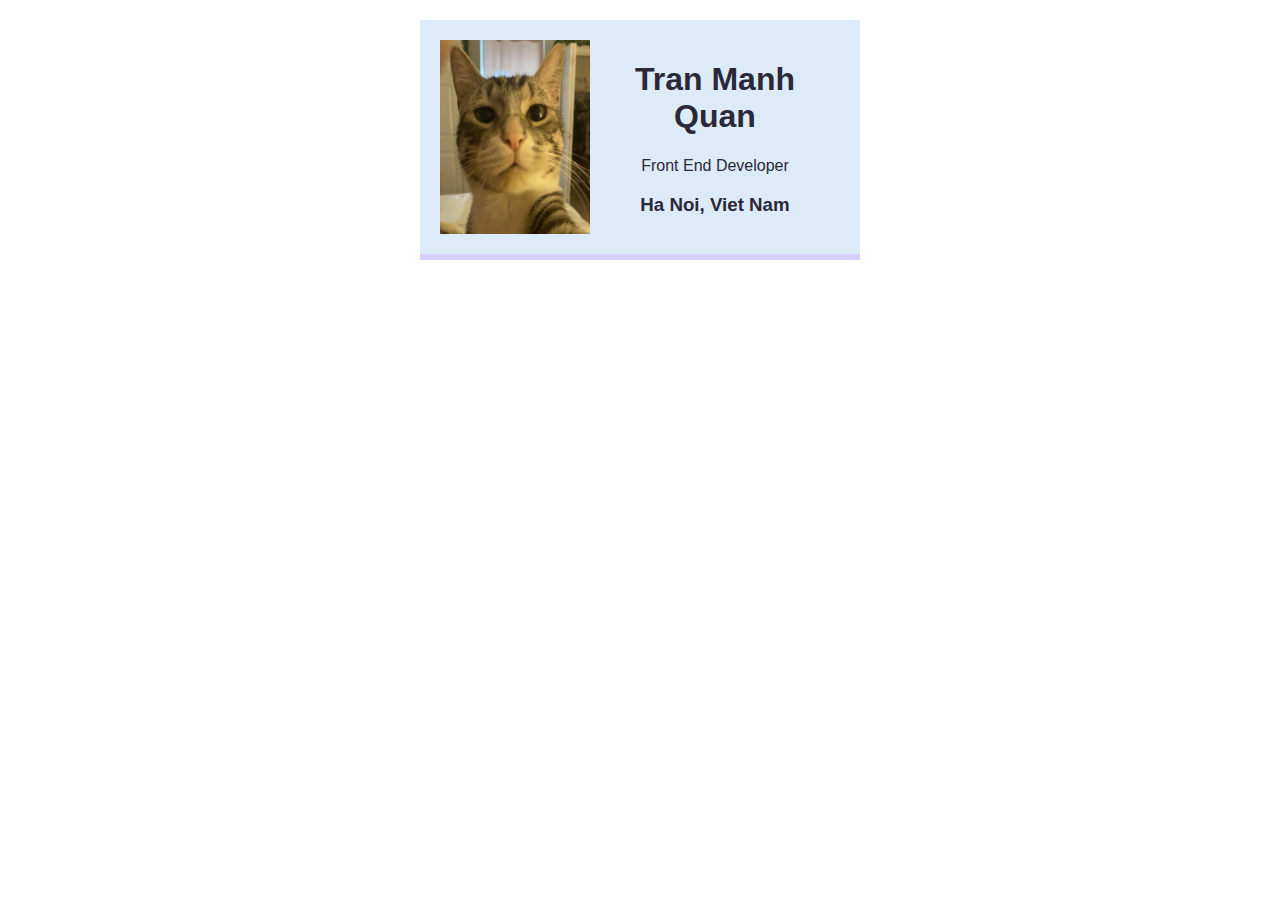
<file: FreecodeCamp/HTML+CSS/1. Business Card/index.html>
<!DOCTYPE html>
<html lang="en">

<head>
    <meta charset="UTF-8">
    <meta http-equiv="X-UA-Compatible" content="IE=edge">
    <meta name="viewport" content="width=device-width, initial-scale=1.0">
    <link rel="stylesheet" href="style.css">
    <title>My Card</title>
</head>

<body>
    <div class="myCard">
        <img class="avatar" src="./img/myavatar.jpg" alt="My Avatar">
        <div class="myInformation">
            <h1 class="myName">Tran Manh Quan</h1>
            <div class="myMajor">Front End Developer</div>
            <h3 class="myAddress">Ha Noi, Viet Nam</h3>
        </div>
    </div>
</body>

</html>
</file>
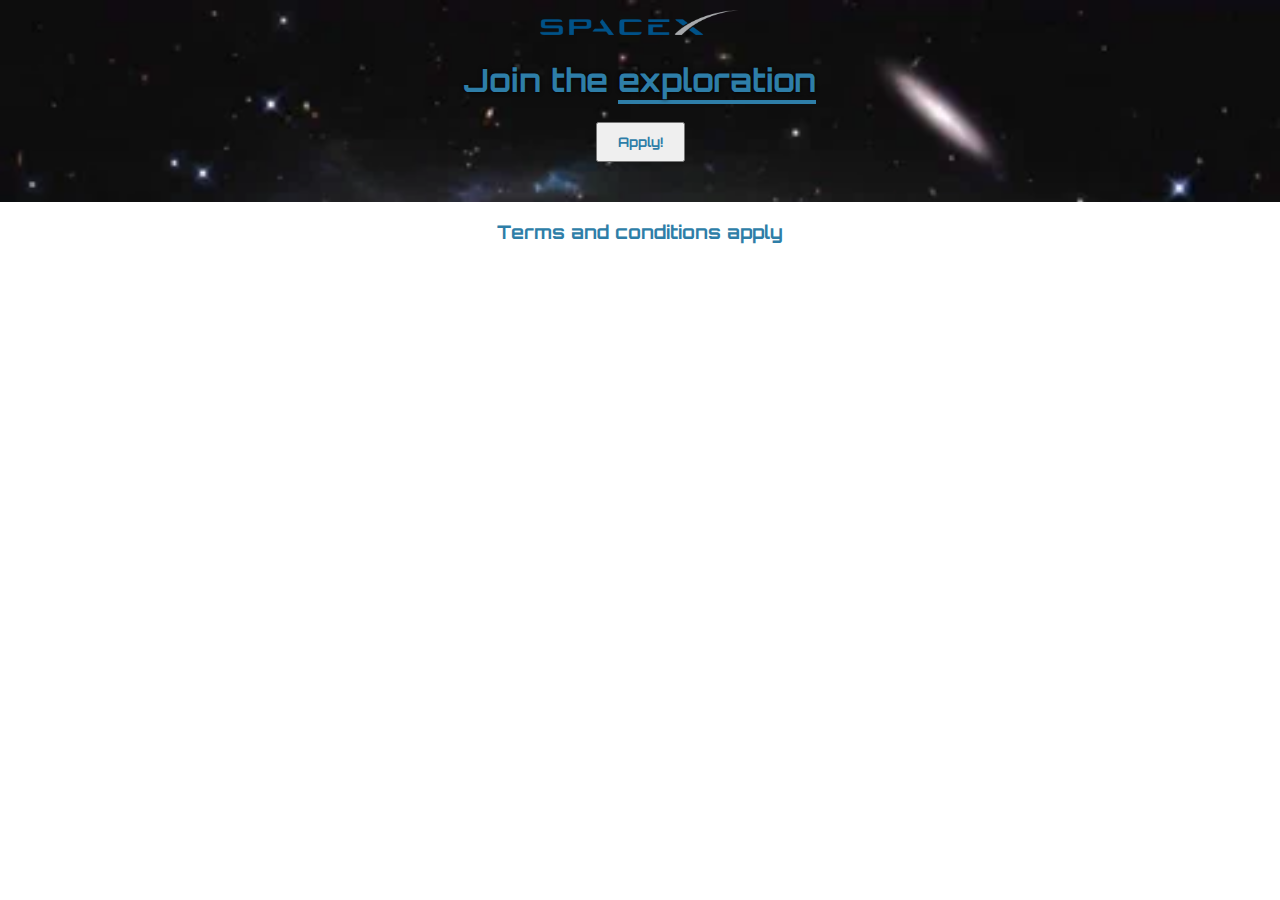
<file: FreecodeCamp/HTML+CSS/2. Space Exploration Site/index.html>
<!DOCTYPE html>
<html lang="en">

<head>
    <meta charset="UTF-8">
    <meta http-equiv="X-UA-Compatible" content="IE=edge">
    <meta name="viewport" content="width=device-width, initial-scale=1.0">
    <link rel="stylesheet" href="style.css">
    <link rel="preconnect" href="https://fonts.googleapis.com">
    <link rel="preconnect" href="https://fonts.gstatic.com" crossorigin>
    <link href="https://fonts.googleapis.com/css2?family=Orbitron&display=swap" rel="stylesheet">
    <title>Document</title>
</head>

<body>
    <div id="hero">
        <img id="main-logo" src="./img/spacex.png" alt="spaceX-logo">
        <h1 class="title">Join the <span class="underline">exploration</span></h1>
        <button class="btn">Apply!</button>
    </div>
    <h3>Terms and conditions apply</h3>
</body>

</html>
</file>
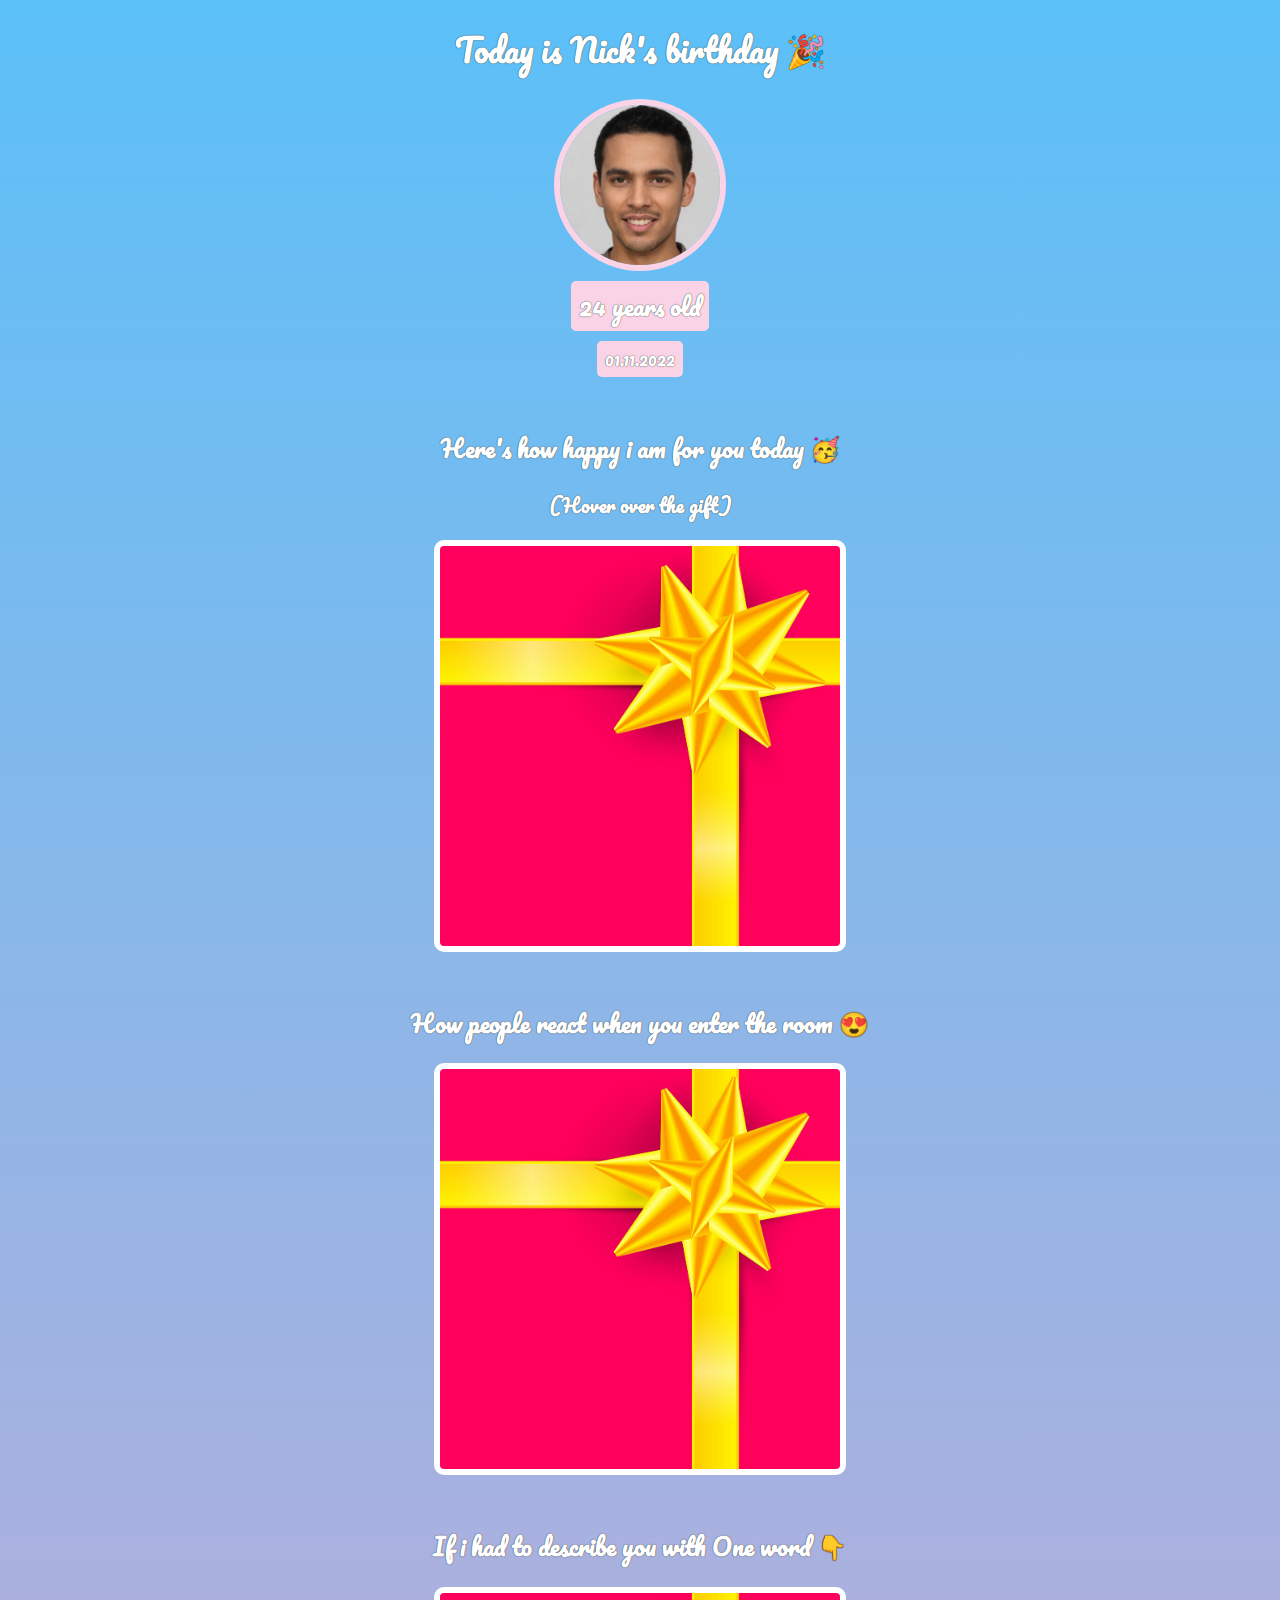
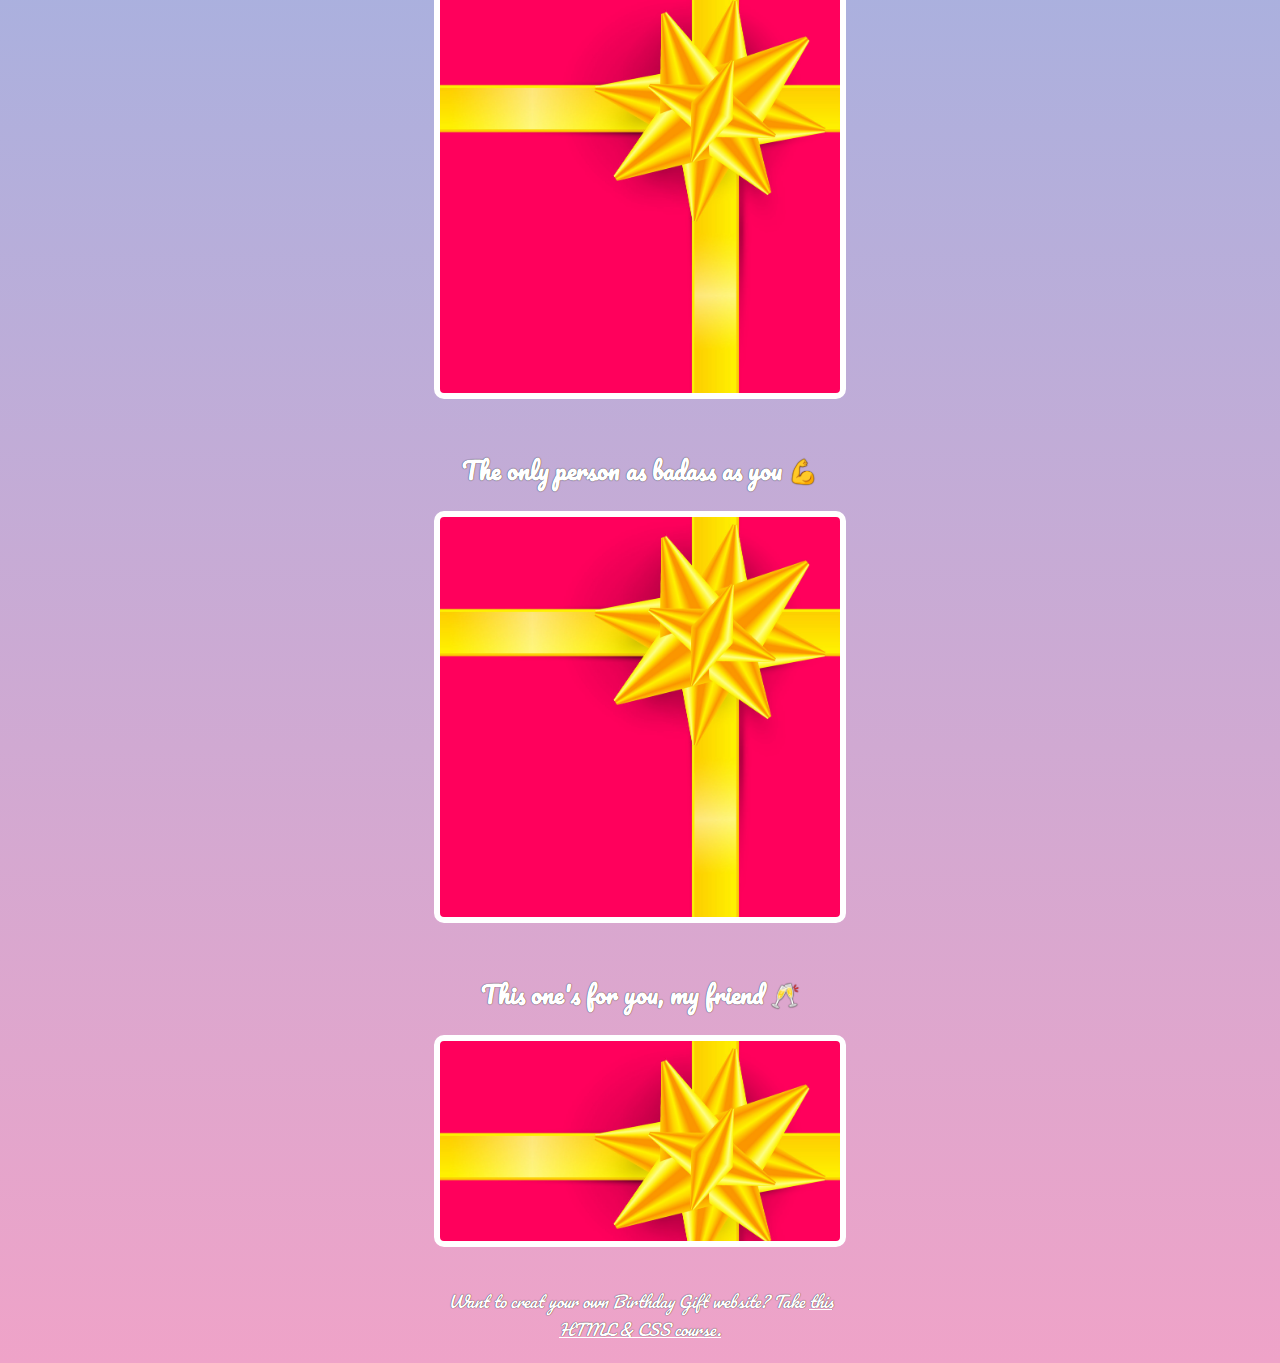
<file: FreecodeCamp/HTML+CSS/3. Birthday Gifs Site/index.html>
<!DOCTYPE html>
<html lang="en">

<head>
    <meta charset="UTF-8">
    <meta http-equiv="X-UA-Compatible" content="IE=edge">
    <meta name="viewport" content="width=device-width, initial-scale=1.0">
    <link rel="preconnect" href="https://fonts.googleapis.com">
    <link rel="preconnect" href="https://fonts.gstatic.com" crossorigin>
    <link href="https://fonts.googleapis.com/css2?family=Pacifico&display=swap" rel="stylesheet">
    <link rel="stylesheet" href="style.css">
    <title>Birthday Gifs Site</title>
</head>

<body>
    <div id="header">
        <h1 >Today is Nick's birthday 🎉</h1>
        <img id="nick" src="./img/nick.jpg" alt="nick">
        <h2 id="bday-age">24 years old</h2>
        <h4 id="bday-date">01.11.2022</h4>
    </div>
    <div class="gift-section">
        <h2 class="gift-title">Here's how happy i am for you today 🥳</h2>
        <h3 class="gift-hint">(Hover over the gift)</h3>
        <div class="gift-img" id="gift-img-happy"></div>
        </div>
    </div>
    <div class="gift-section">
        <h2 class="gift-title">How people react when you enter the room 😍</h2>
        <div class="gift-img" id="gift-img-hot"></div>
        </div>
    </div>
    <div class="gift-section">
        <h2 class="gift-title">If i had to describe you with One word 👇</h2>
        <div class="gift-img" id="gift-img-genius"></div>
        </div>
    </div>
    <div class="gift-section">
        <h2 class="gift-title">The only person as badass as you 💪</h2>
        <div class="gift-img" id="gift-img-badass"></div>
        </div>
    </div>
    <div class="gift-section">
        <h2 class="gift-title">This one's for you, my friend 🥂</h2>
        <div class="gift-img" id="gift-img-cheers"></div>
        </div>
    </div>
    <p id="footer">Want to creat your own Birthday Gift website? Take <a href="https://scrimba.com/learn/htmlandcss" target="_blank">this HTML & CSS course.</a></p>
</body>

</html>
</file>
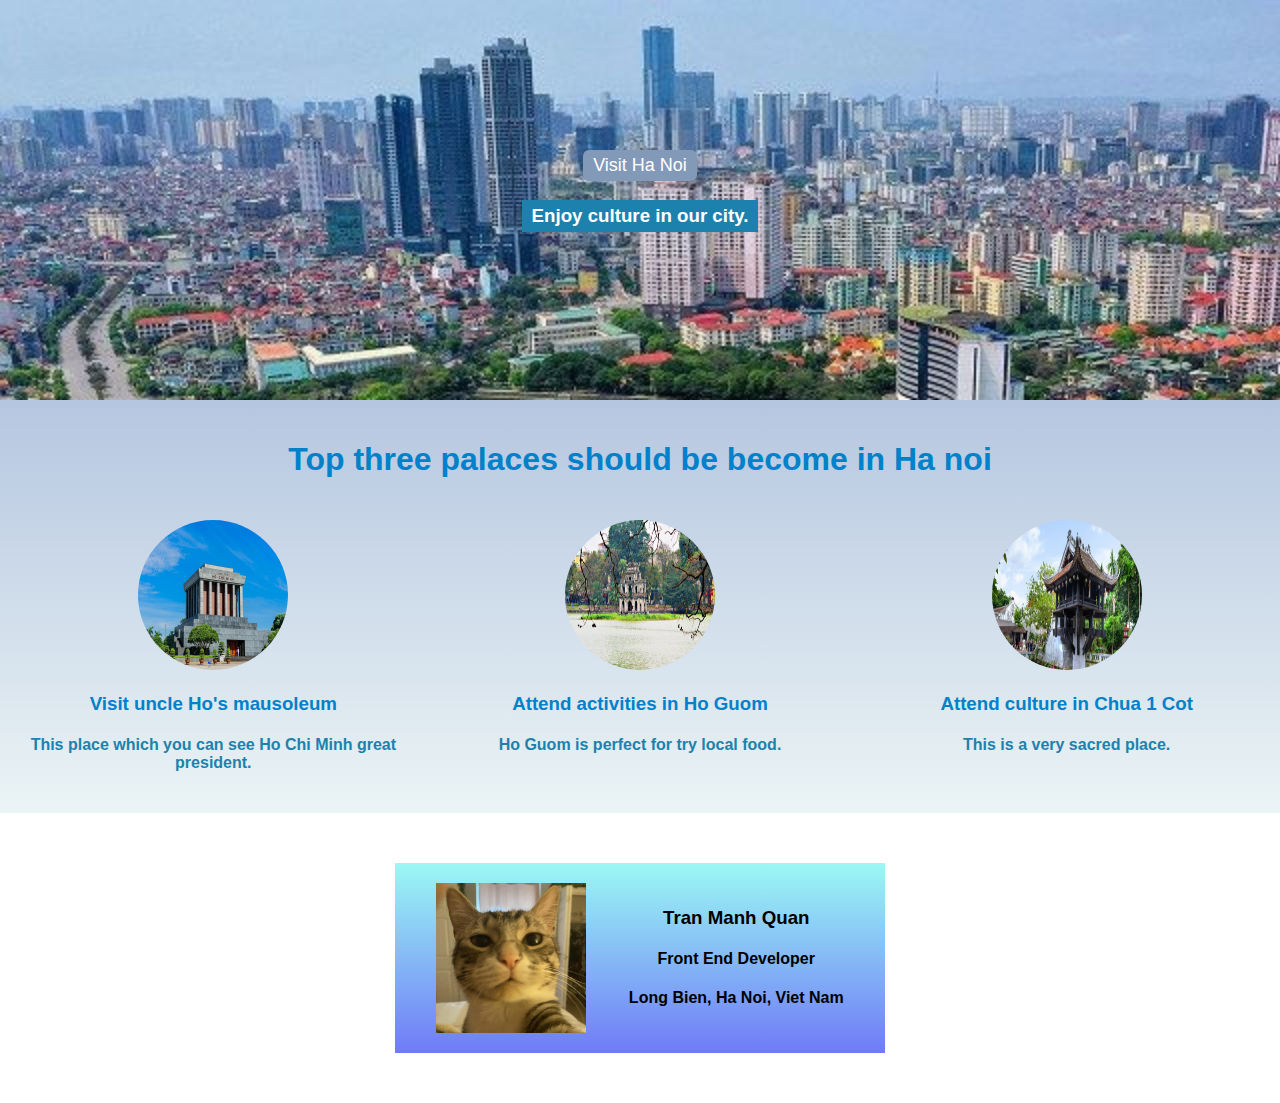
<file: FreecodeCamp/HTML+CSS/4. Personal project/index.html>
<!DOCTYPE html>
<html lang="en">

<head>
    <meta charset="UTF-8">
    <meta http-equiv="X-UA-Compatible" content="IE=edge">
    <meta name="viewport" content="width=device-width, initial-scale=1.0">
    <link rel="stylesheet" href="style.css">
    <title>Personal Project</title>
</head>

<body>
    <header>
        <section id="section-header">
            <button id="visit-hanoi">Visit Ha Noi</button>
                <h3 id="content-hanoi">Enjoy culture in our city.
            </h2>
        </section>
    </header>
    <main>
        <section id="section-main">
            <h1>Top three palaces should be become in Ha noi</h1>
            <div class="hometown">
                <div class="detail-hometown">
                    <img class="img-hometown" src="./img/Ho-Chi-Minh-Mausoleum.jpg" alt="hcm-mausoleum">
                    <h3>Visit uncle Ho's mausoleum</h3>
                    <h4 class="describe">This place which you can see Ho Chi Minh great president.</h4>
                </div>
                <div class="detail-hometown">
                    <img class="img-hometown" src="./img/ho_guom.jpg" alt="hoguom">
                    <h3>Attend activities in Ho Guom</h3>
                    <h4 class="describe">Ho Guom is perfect for try local food.</h4>
                </div>
                <div class="detail-hometown">
                    <img class="img-hometown" src="./img/chua-1-cot.jpg" alt="chua1cot">
                    <h3>Attend culture in Chua 1 Cot</h3>
                    <h4 class="describe">This is a very sacred place.</h4>
                </div>
            </div>
        </section>
    </main>
    <footer>
        <section id="section-footer">
            <div id="myCard">
                <img id="myAvatar" src="../1. Business Card/img/myavatar.jpg" alt="myavatar">
                <div>
                    <h3>Tran Manh Quan</h1>
                    <h4>Front End Developer</h2>
                    <h4>Long Bien, Ha Noi, Viet Nam</h2>
                </div>
            </div>
        </section>
    </footer>
</body>

</html>
</file>
<file: FreecodeCamp/HTML+CSS/1. Business Card/style.css>
body {
    margin: 20px;
    text-align: center;
    font-family: Verdana, Geneva, Tahoma, sans-serif;
}

.avatar {
    width: 150px;

}

.myCard {
    width: 400px;
    background-color: #ddebf8;
    color: #2b2839;
    border-bottom: 6px solid #d8cefe;
    margin: 0 auto;
    padding: 20px;
    display: flex;
    justify-content: space-around;
}

.border-dotted {
    border: 0.5px dotted blue;
}
</file>
<file: FreecodeCamp/HTML+CSS/2. Space Exploration Site/style.css>
body{
    margin: 0;
    font-family: 'Orbitron', sans-serif;
    color: #2E7EA8;
    text-align: center;
}
#hero{
    background-image: url('./gifs/galaxy.webp');
    background-size: cover;
    padding: 10px 0 40px 0;
}
#main-logo{
    width: 200px;
}
.underline{
    border-bottom: 4px solid #2E7EA8;
}
.title{
    text-shadow: 0 0 4px black;
}
.btn{
    font-family: 'Orbitron', sans-serif;
    color: #2E7EA8;
    font-weight: bold;
    padding: 10px 20px;
}
</file>
<file: FreecodeCamp/HTML+CSS/3. Birthday Gifs Site/style.css>
body {
    margin: 0;
    padding: 0;
    background: linear-gradient(#5BC0F8,#EFA3C8);
    font-family: 'Pacifico', cursive;
    text-align: center;
}

#header {
    display: flex;
    flex-direction: column;
    justify-content: center;
    align-items: center;
}

#nick {
    width: 160px;
    border-radius: 50%;
    border: 6px solid #FAD3E7;
}

h1,
h2,
h3,
h4,
p {
    color: #ffff;
    text-shadow: 0 0 1px #000;
}

#bday-age,
#bday-date {
    background-color: #FAD3E7;
    padding: 4px 8px;
    border-radius: 5px;
}

#bday-age {
    margin: 10px 0 10px 0;
}

#bday-date {
    margin: 0;
}
.gift-section{
    margin-top: 50px;
}
.gift-img{
    margin: 0 auto 0 auto;
    width: 400px;
    height: 400px;
    border: 6px solid #ffff;
    border-radius: 10px;
    background-image: url('./img/gift-cover.jpg');
    background-size: cover;
}

#gift-img-happy:hover{
    background-image: url('./gifs/happy.gif');
}
#gift-img-hot:hover{
    background-image: url('./gifs/hot.gif');
}
#gift-img-genius:hover{
    background-image: url('./gifs/genius.gif');
}
#gift-img-badass:hover{
    background-image: url('./gifs/badass.gif');
}
#gift-img-cheers{
    height: 200px;
}
#gift-img-cheers:hover{
    background-image: url('./gifs/cheers.gif');
}
#footer{
    font-style: italic;
    width: 400px;
    margin: 40px auto 20px auto;
}
a{
    color: #ffff;
}
</file>
<file: FreecodeCamp/HTML+CSS/4. Personal project/style.css>
body{
    margin: 0;
    padding: 0;
    text-align: center;
    font-family: Verdana, Geneva, Tahoma, sans-serif;
}

#section-header{
    height: 400px;
    background-image: url('./img/hometown.jpg');
    background-size: cover;
    display: flex;
    justify-content: center;
    align-items: center;
    flex-direction: column;
    color: #fff;
}

#visit-hanoi{
    background-color: #8399B8;
    color: #fff;
    font-size: large;
    padding: 5px 10px;
    border: none;
    border-radius: 6px;
}

#visit-hanoi:hover{
    background:linear-gradient(#ff5858,#ffc8c8);
}

#content-hanoi{
    background-color: #1C82AD;
    padding: 5px 10px;
}

.describe{
    color: #1C82AD;
}
#section-main{
    display: block;
    color: #0081C9;
    background:linear-gradient(#b5c6e0,#ebf4f5);
    padding-top: 20px;
}
.detail-hometown{
    width: 400px;
    height: auto;
    margin: 20px auto;
}
.hometown{
    display: flex;
    text-align: center;
    justify-content:space-around;
}

.img-hometown{
    width: 150px;
    height: 150px;
    border-radius: 100%;
}

#myCard{
    width: 450px;
    margin: 50px auto;
    padding: 20px;
    background: linear-gradient(#9bf8f4,#6f7bf7);
    display: flex;
    justify-content: space-around;
    align-items: center;
}

#myAvatar{
    width: 150px;
    height: auto;
}
</file>
